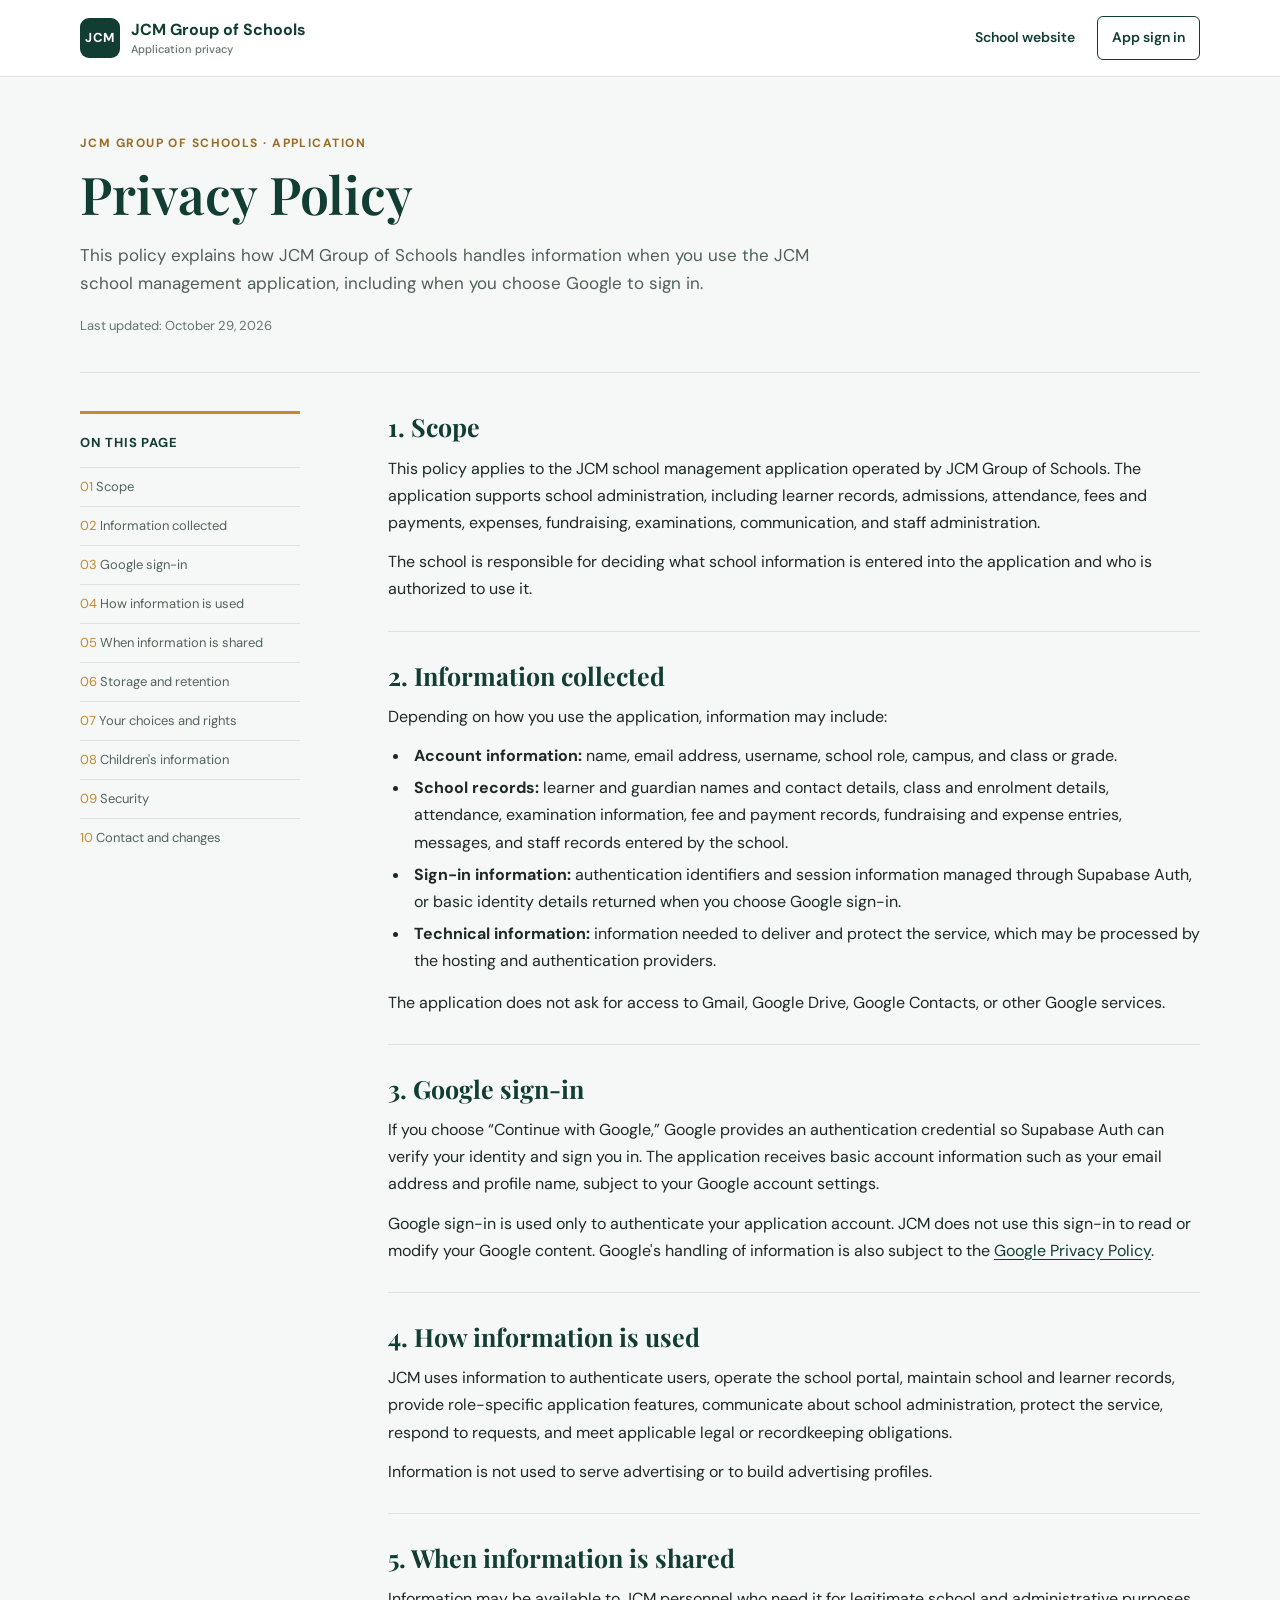
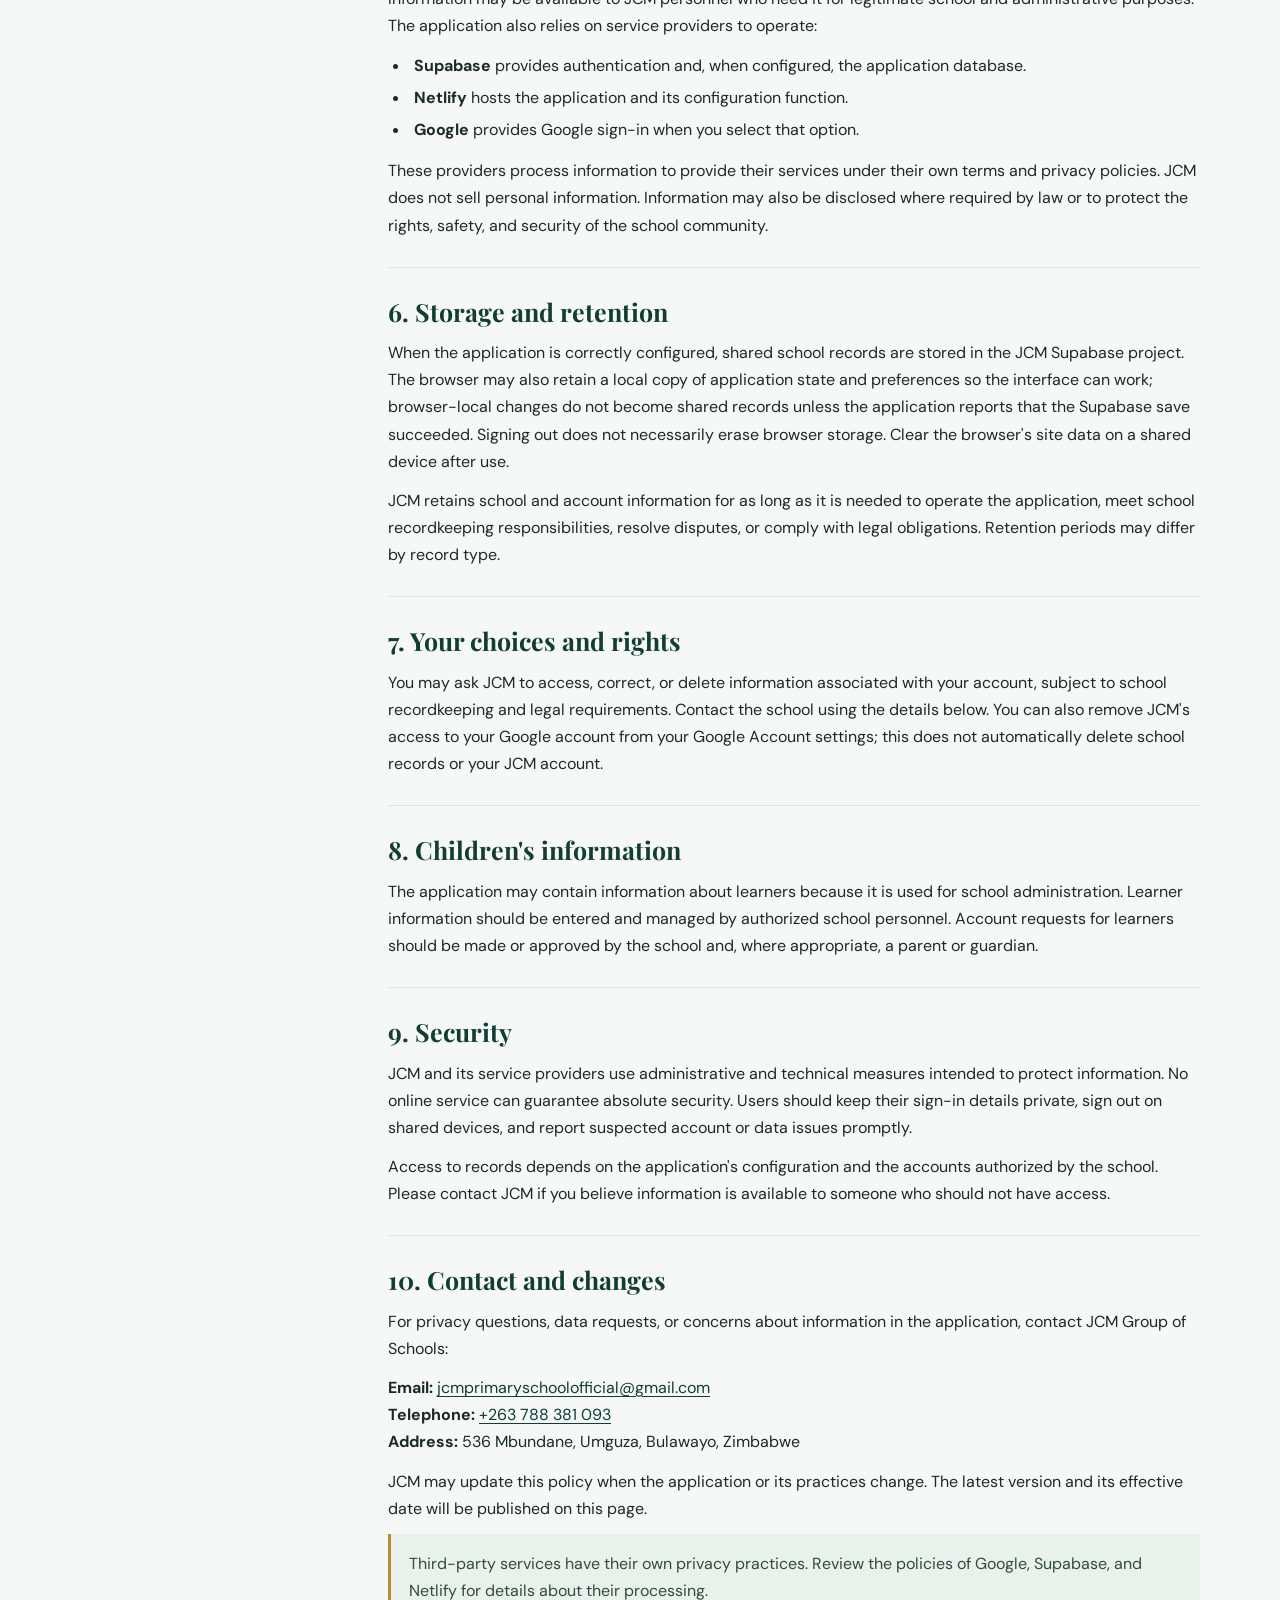
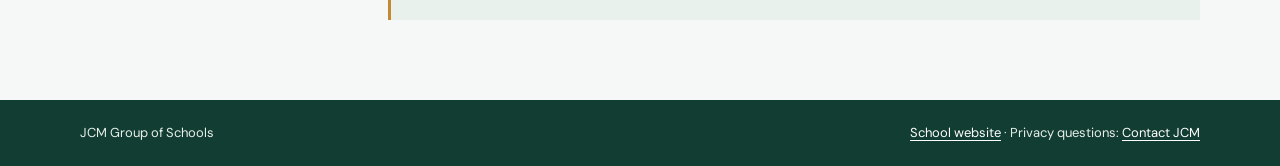
<file: privacy.html>
<!doctype html>
<html lang="en">
<head>
  <meta charset="utf-8">
  <meta name="viewport" content="width=device-width, initial-scale=1">
  <meta name="theme-color" content="#123d32">
  <meta name="description" content="Privacy Policy for JCM Group of Schools online application and school management portal.">
  <title>Privacy Policy | JCM Group of Schools</title>
  <link rel="preconnect" href="https://fonts.googleapis.com">
  <link rel="preconnect" href="https://fonts.gstatic.com" crossorigin>
  <link href="https://fonts.googleapis.com/css2?family=DM+Sans:wght@400;500;600;700&family=Playfair+Display:wght@600;700&display=swap" rel="stylesheet">
  <style>
    :root {
      color-scheme: light;
      --forest: #123d32;
      --forest-soft: #e9f1ed;
      --ink: #1d2925;
      --muted: #64736d;
      --line: #dce5df;
      --paper: #fff;
      --canvas: #f5f8f6;
      --gold: #c28a32;
      --serif: "Playfair Display", Georgia, serif;
      --sans: "DM Sans", sans-serif;
    }
    * { box-sizing: border-box; }
    html { scroll-behavior: smooth; scroll-padding-top: 24px; }
    body { margin: 0; background: var(--canvas); color: var(--ink); font-family: var(--sans); font-size: 16px; line-height: 1.7; }
    a { color: var(--forest); text-underline-offset: 3px; }
    a:hover { color: #a56d1c; }
    .site-header { background: var(--paper); border-bottom: 1px solid var(--line); }
    .header-inner { width: min(1120px, calc(100% - 40px)); min-height: 76px; margin: auto; display: flex; align-items: center; justify-content: space-between; gap: 20px; }
    .brand { display: inline-flex; align-items: center; gap: 11px; color: var(--forest); text-decoration: none; font-weight: 700; }
    .brand-mark { width: 40px; height: 40px; display: grid; place-items: center; border-radius: 9px; background: var(--forest); color: #fff; font-size: 13px; letter-spacing: .04em; }
    .brand-name { line-height: 1.2; }
    .brand-name small { display: block; margin-top: 4px; color: var(--muted); font-size: 11px; font-weight: 500; }
    .header-links { display: flex; align-items: center; gap: 22px; font-size: 14px; font-weight: 600; }
    .header-links a { text-decoration: none; }
    .header-links .sign-in { padding: 9px 14px; border: 1px solid var(--forest); border-radius: 6px; }
    main { width: min(1120px, calc(100% - 40px)); margin: 0 auto; padding: 56px 0 80px; }
    .intro { padding: 0 0 35px; border-bottom: 1px solid var(--line); }
    .eyebrow { margin: 0 0 12px; color: #9a6b24; font-size: 12px; font-weight: 700; letter-spacing: .12em; text-transform: uppercase; }
    h1, h2 { font-family: var(--serif); color: var(--forest); }
    h1 { max-width: 760px; margin: 0; font-size: 52px; line-height: 1.1; font-weight: 600; }
    .intro-copy { max-width: 740px; margin: 18px 0 0; color: #4f5f58; font-size: 17px; }
    .updated { margin: 17px 0 0; color: var(--muted); font-size: 13px; }
    .policy-layout { display: grid; grid-template-columns: 220px minmax(0, 1fr); gap: clamp(32px, 7vw, 88px); align-items: start; padding-top: 38px; }
    .contents { position: sticky; top: 24px; padding: 18px 0; border-top: 3px solid var(--gold); }
    .contents h2 { margin: 0 0 12px; font-family: var(--sans); font-size: 13px; letter-spacing: .06em; text-transform: uppercase; }
    .contents ol { margin: 0; padding: 0; list-style: none; counter-reset: section; }
    .contents li { counter-increment: section; border-top: 1px solid var(--line); }
    .contents a { display: block; padding: 8px 0; color: #53645c; font-size: 13px; text-decoration: none; }
    .contents a::before { content: counter(section, decimal-leading-zero) "  "; color: var(--gold); font-variant-numeric: tabular-nums; }
    .contents a:hover { color: var(--forest); }
    article { min-width: 0; }
    .policy-section { padding: 0 0 28px; margin: 0 0 28px; border-bottom: 1px solid var(--line); scroll-margin-top: 24px; }
    .policy-section:last-child { padding-bottom: 0; margin-bottom: 0; border-bottom: 0; }
    .policy-section h2 { margin: 0 0 12px; font-size: 25px; line-height: 1.25; }
    .policy-section p { margin: 0 0 12px; }
    .policy-section p:last-child { margin-bottom: 0; }
    .policy-section ul { margin: 8px 0 14px; padding-left: 22px; }
    .policy-section li { padding-left: 4px; margin: 5px 0; }
    .note { padding: 16px 18px; border-left: 3px solid var(--gold); background: var(--forest-soft); color: #344940; }
    .site-footer { padding: 22px 20px; background: var(--forest); color: #e7f0eb; }
    .footer-inner { width: min(1120px, 100%); margin: auto; display: flex; justify-content: space-between; align-items: center; gap: 16px; font-size: 13px; }
    .site-footer a { color: #fff; }
    @media (max-width: 760px) {
      .header-inner { width: min(100% - 32px, 600px); min-height: 68px; }
      .header-links { gap: 13px; font-size: 13px; }
      main { width: min(100% - 32px, 680px); padding: 40px 0 56px; }
      .policy-layout { grid-template-columns: minmax(0, 1fr); gap: 24px; padding-top: 26px; }
      .contents { position: static; padding: 14px 0; }
      .contents ol { display: grid; grid-template-columns: repeat(2, minmax(0, 1fr)); gap: 0 18px; }
      .policy-section h2 { font-size: 23px; }
    }
    @media (max-width: 460px) {
      .header-inner { align-items: flex-start; padding: 13px 0; }
      .brand-name { max-width: 150px; font-size: 13px; }
      .header-links { gap: 9px; font-size: 12px; }
      .header-links .sign-in { padding: 7px 9px; }
      .contents ol { grid-template-columns: minmax(0, 1fr); }
      .intro-copy { font-size: 15px; }
      h1 { font-size: 38px; }
      .footer-inner { flex-direction: column; align-items: flex-start; }
    }
    @media (prefers-reduced-motion: reduce) { html { scroll-behavior: auto; } }
  </style>
</head>
<body>
  <header class="site-header">
    <div class="header-inner">
      <a class="brand" href="index.html" aria-label="JCM Group of Schools home">
        <span class="brand-mark" aria-hidden="true">JCM</span>
        <span class="brand-name">JCM Group of Schools<small>Application privacy</small></span>
      </a>
      <nav class="header-links" aria-label="Main navigation">
        <a href="index.html">School website</a>
        <a class="sign-in" href="System/jcm-school-system.html">App sign in</a>
      </nav>
    </div>
  </header>
  <main>
    <header class="intro">
      <p class="eyebrow">JCM Group of Schools · Application</p>
      <h1>Privacy Policy</h1>
      <p class="intro-copy">This policy explains how JCM Group of Schools handles information when you use the JCM school management application, including when you choose Google to sign in.</p>
      <p class="updated">Last updated: October 29, 2026</p>
    </header>
    <div class="policy-layout">
      <nav class="contents" aria-label="Policy sections">
        <h2>On this page</h2>
        <ol>
          <li><a href="#scope">Scope</a></li>
          <li><a href="#information">Information collected</a></li>
          <li><a href="#google">Google sign-in</a></li>
          <li><a href="#use">How information is used</a></li>
          <li><a href="#sharing">When information is shared</a></li>
          <li><a href="#storage">Storage and retention</a></li>
          <li><a href="#choices">Your choices and rights</a></li>
          <li><a href="#children">Children's information</a></li>
          <li><a href="#security">Security</a></li>
          <li><a href="#contact">Contact and changes</a></li>
        </ol>
      </nav>
      <article>
        <section class="policy-section" id="scope">
          <h2>1. Scope</h2>
          <p>This policy applies to the JCM school management application operated by JCM Group of Schools. The application supports school administration, including learner records, admissions, attendance, fees and payments, expenses, fundraising, examinations, communication, and staff administration.</p>
          <p>The school is responsible for deciding what school information is entered into the application and who is authorized to use it.</p>
        </section>
        <section class="policy-section" id="information">
          <h2>2. Information collected</h2>
          <p>Depending on how you use the application, information may include:</p>
          <ul>
            <li><strong>Account information:</strong> name, email address, username, school role, campus, and class or grade.</li>
            <li><strong>School records:</strong> learner and guardian names and contact details, class and enrolment details, attendance, examination information, fee and payment records, fundraising and expense entries, messages, and staff records entered by the school.</li>
            <li><strong>Sign-in information:</strong> authentication identifiers and session information managed through Supabase Auth, or basic identity details returned when you choose Google sign-in.</li>
            <li><strong>Technical information:</strong> information needed to deliver and protect the service, which may be processed by the hosting and authentication providers.</li>
          </ul>
          <p>The application does not ask for access to Gmail, Google Drive, Google Contacts, or other Google services.</p>
        </section>
        <section class="policy-section" id="google">
          <h2>3. Google sign-in</h2>
          <p>If you choose “Continue with Google,” Google provides an authentication credential so Supabase Auth can verify your identity and sign you in. The application receives basic account information such as your email address and profile name, subject to your Google account settings.</p>
          <p>Google sign-in is used only to authenticate your application account. JCM does not use this sign-in to read or modify your Google content. Google's handling of information is also subject to the <a href="https://policies.google.com/privacy" rel="noopener noreferrer" target="_blank">Google Privacy Policy</a>.</p>
        </section>
        <section class="policy-section" id="use">
          <h2>4. How information is used</h2>
          <p>JCM uses information to authenticate users, operate the school portal, maintain school and learner records, provide role-specific application features, communicate about school administration, protect the service, respond to requests, and meet applicable legal or recordkeeping obligations.</p>
          <p>Information is not used to serve advertising or to build advertising profiles.</p>
        </section>
        <section class="policy-section" id="sharing">
          <h2>5. When information is shared</h2>
          <p>Information may be available to JCM personnel who need it for legitimate school and administrative purposes. The application also relies on service providers to operate:</p>
          <ul>
            <li><strong>Supabase</strong> provides authentication and, when configured, the application database.</li>
            <li><strong>Netlify</strong> hosts the application and its configuration function.</li>
            <li><strong>Google</strong> provides Google sign-in when you select that option.</li>
          </ul>
          <p>These providers process information to provide their services under their own terms and privacy policies. JCM does not sell personal information. Information may also be disclosed where required by law or to protect the rights, safety, and security of the school community.</p>
        </section>
        <section class="policy-section" id="storage">
          <h2>6. Storage and retention</h2>
          <p>When the application is correctly configured, shared school records are stored in the JCM Supabase project. The browser may also retain a local copy of application state and preferences so the interface can work; browser-local changes do not become shared records unless the application reports that the Supabase save succeeded. Signing out does not necessarily erase browser storage. Clear the browser's site data on a shared device after use.</p>
          <p>JCM retains school and account information for as long as it is needed to operate the application, meet school recordkeeping responsibilities, resolve disputes, or comply with legal obligations. Retention periods may differ by record type.</p>
        </section>
        <section class="policy-section" id="choices">
          <h2>7. Your choices and rights</h2>
          <p>You may ask JCM to access, correct, or delete information associated with your account, subject to school recordkeeping and legal requirements. Contact the school using the details below. You can also remove JCM's access to your Google account from your Google Account settings; this does not automatically delete school records or your JCM account.</p>
        </section>
        <section class="policy-section" id="children">
          <h2>8. Children's information</h2>
          <p>The application may contain information about learners because it is used for school administration. Learner information should be entered and managed by authorized school personnel. Account requests for learners should be made or approved by the school and, where appropriate, a parent or guardian.</p>
        </section>
        <section class="policy-section" id="security">
          <h2>9. Security</h2>
          <p>JCM and its service providers use administrative and technical measures intended to protect information. No online service can guarantee absolute security. Users should keep their sign-in details private, sign out on shared devices, and report suspected account or data issues promptly.</p>
          <p>Access to records depends on the application's configuration and the accounts authorized by the school. Please contact JCM if you believe information is available to someone who should not have access.</p>
        </section>
        <section class="policy-section" id="contact">
          <h2>10. Contact and changes</h2>
          <p>For privacy questions, data requests, or concerns about information in the application, contact JCM Group of Schools:</p>
          <p><strong>Email:</strong> <a href="mailto:jcmprimaryschoolofficial@gmail.com">jcmprimaryschoolofficial@gmail.com</a><br><strong>Telephone:</strong> <a href="tel:+263788381093">+263 788 381 093</a><br><strong>Address:</strong> 536 Mbundane, Umguza, Bulawayo, Zimbabwe</p>
          <p>JCM may update this policy when the application or its practices change. The latest version and its effective date will be published on this page.</p>
          <p class="note">Third-party services have their own privacy practices. Review the policies of Google, Supabase, and Netlify for details about their processing.</p>
        </section>
      </article>
    </div>
  </main>
  <footer class="site-footer">
    <div class="footer-inner"><span>JCM Group of Schools</span><span><a href="index.html">School website</a> · Privacy questions: <a href="mailto:jcmprimaryschoolofficial@gmail.com">Contact JCM</a></span></div>
  </footer>
</body>
</html>
</file>
